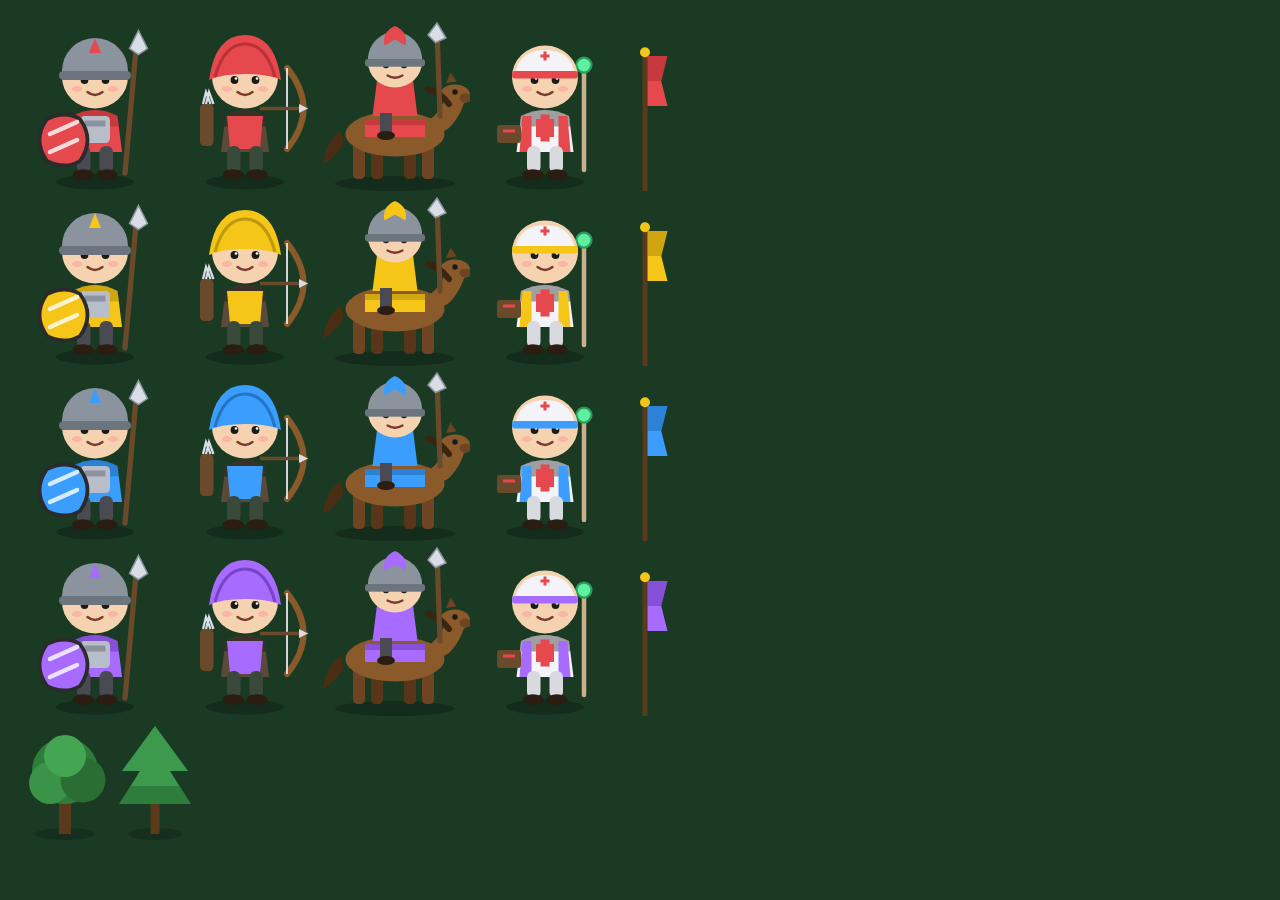
<file: tools/sprite-preview.html>
<!doctype html><meta charset="utf-8"><body style="background:#1a3a24;margin:20px"><script src="../js/data.js"></script><script src="../js/sprites.js"></script>
<script>
const D=window.GameData; for (const t of D.TEAM_ORDER){ const row=document.createElement('div'); for (const c of ['spear','archer','cav','medic']){ const i=Sprites.get(c, D.TEAMS[t].color, D.TEAMS[t].dark); i.style.width='150px'; row.appendChild(i);} const b=Sprites.banner(D.TEAMS[t].color,D.TEAMS[t].dark); b.style.height='150px'; row.appendChild(b); document.body.appendChild(row);} const r=document.createElement('div'); [0,1].forEach(k=>{const i=Sprites.tree(k); i.style.height='120px'; r.appendChild(i)}); document.body.appendChild(r);
</script>
</file>
